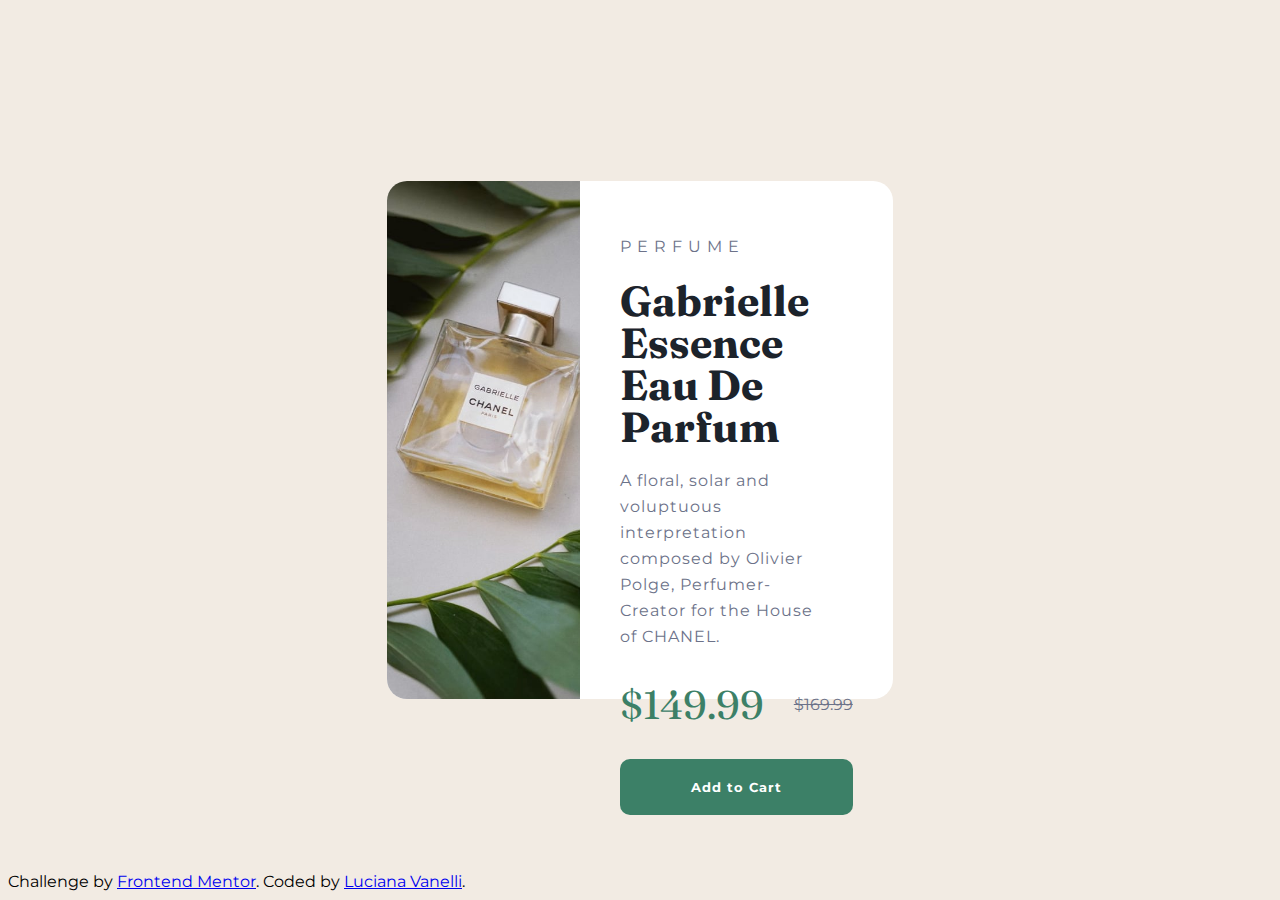
<file: Card proyect/index.html>
<!DOCTYPE html>
<html lang="en">
<head>
  <meta charset="UTF-8">
  <meta name="viewport" content="width=device-width, initial-scale=1.0"> <!-- displays site properly based on user's device -->
  <link rel="preconnect" href="https://fonts.googleapis.com">
  <link rel="preconnect" href="https://fonts.gstatic.com" crossorigin>
  <link href="https://fonts.googleapis.com/css2?family=Fraunces:opsz,wght@9..144,700&family=Montserrat:wght@500&display=swap" rel="stylesheet"> 

  <link rel="icon" type="image/png" sizes="32x32" href="./images/favicon-32x32.png">
  <link rel="stylesheet" href="style.css">
  <title>Frontend Mentor | Product preview card component</title>
</head>
<body>
  <main class="main">
    <div class="card">
      <div class="img">
        <img src="./images/image-product-desktop.jpg">
      </div>
      <div class="content-main">
        <p class="element">PERFUME</p>
        <h3 class="title">Gabrielle Essence Eau De Parfum</h3>
        <p class="description">A floral, solar and voluptuous interpretation composed by Olivier Polge, Perfumer-Creator for the House of CHANEL.</p>
        <div class="prices">
          <p class="price-1">$149.99</p>
          <p class="price-2">$169.99</p>
        </div>
        <button class="button"><i class="fa-solid fa-cart-shopping"></i>Add to Cart</button>
      </div>
    </div>
  </main>
  <div class="attribution">
    Challenge by <a href="https://www.frontendmentor.io?ref=challenge" target="_blank">Frontend Mentor</a>. 
    Coded by <a href="#">Luciana Vanelli</a>.
  </div>
</body>
</html>
</file>
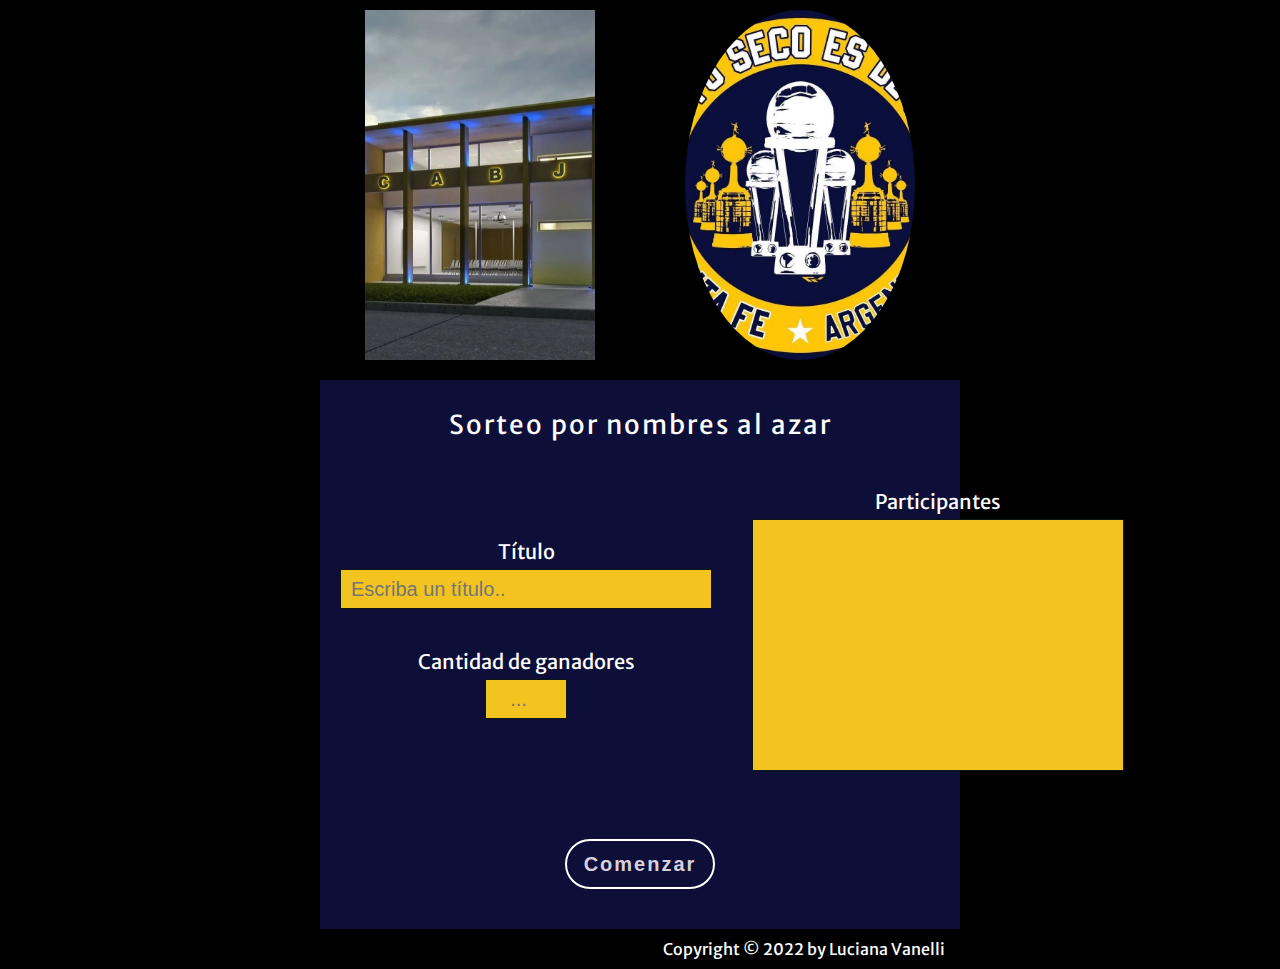
<file: sorteoBoca/index.html>
<!DOCTYPE html>
<html lang="en">
<head>
    <meta charset="UTF-8">
    <meta http-equiv="X-UA-Compatible" content="IE=edge">
    <meta name="viewport" content="width=device-width, initial-scale=1.0">
    <link rel="preconnect" href="https://fonts.googleapis.com">
    <link rel="preconnect" href="https://fonts.gstatic.com" crossorigin>
    <link href="https://fonts.googleapis.com/css2?family=Merriweather+Sans:ital,wght@1,500&display=swap" rel="stylesheet">
    <link rel="stylesheet" href="style.css">
    <title>Sorteo por lista</title>
</head>
<body>
    <section class="winners-section"></section>
    <!-- <nav class="navbar">
        <img src="logoPeña.jpeg" alt="logo" class="logo">
        <p>Peña Arroyo Seco es de Boca</p>
    </nav> -->
    <main class="main">
        <section class="first-section" id="first-section">
            <div class="container">
                <!-- <img src="https://pbs.twimg.com/media/B27H0dmCIAEfkxp?format=jpg&name=4096x4096" class="img-boca"> -->
                <img src="peña.jpeg" class="img-boca">
                <img src="logoPeña.jpeg" class="img-boca logo">
            </div>
            <form class="form">
                <p class="title">Sorteo por nombres al azar</p>
                <div class="form-sections">
                    <div class="form-section first">
                        <label for="title-input">Título</label>
                        <div class="form-title">
                            <input type="text" name="form-title" class="title-input" placeholder="Escriba un título.." id="title-input" required>
                        </div>
                    </div>
                    <div class="form-section">
                        <label for="winners-input">Cantidad de ganadores</label>
                        <div class="winners">
                            <input type="number" name="winners-input" class="winners-input" placeholder="..." required>
                        </div>
                    </div>
                    <div class="form-section">
                        <label for="participants-input">Participantes</label>
                        <div class="form-participants">
                            <textarea type="text" name="form-participants" class="participants-input"></textarea>
                        </div>
                    </div>
                </div>
                <button class="form-button">Comenzar</button>
            </form>
        </section>
        <p class="luchi">Copyright © 2022 by Luciana Vanelli</p>
    </main>
    <script src="index.js"></script>
</body>
</html>
</file>
<file: Card proyect/style.css>
body {
    font-family: 'Montserrat', sans-serif;
    box-sizing: border-box;
    background-color: hsl(30, 38%, 92%);
}

.main {
    display: flex;
    height: 96vh;
}

.card {
    width: 40%;
    height: 60%;
    margin: auto;
    display: flex;
    border-radius: 20px;
    background-color: hsl(0, 0%, 100%);
    justify-content: center;
}

.img img {
    width: 100%;
    height: 100%;
    object-fit: cover;
    border-radius: 20px 0 0 20px;
    flex-basis: 50%;
}

.content-main {
    padding: 40px;
    flex-basis: 50%;
}

.element {
    letter-spacing: 6px;
    color: hsl(228, 12%, 48%);
    margin-bottom: 24px;
}

.title {
    font-size: 42px;
    font-family: 'Fraunces', serif;
    width: 80%;
    margin: 0;
    line-height: 42px;
    color: hsl(212, 21%, 14%);
}

.description {
    color: hsl(228, 12%, 48%);
    margin: 20px 0;
    font-size: 16px;
    line-height: 26px;
    width: 90%;
    letter-spacing: 1px;
}

.prices {
    display: flex;
    width: 80%;
    align-items: center;
}

.price-1 {
    color: hsl(158, 36%, 37%);
    font-family: 'Fraunces', serif;
    font-size: 40px;
    margin: 10px 0;
}

.price-2 {
    margin-left: 30px;
    text-decoration: line-through;
    color: hsl(228, 12%, 48%);
}

.button {
    background-color: hsl(158, 36%, 37%);
    color: hsl(0, 0%, 100%);
    font-family: 'Montserrat', sans-serif;
    width: 100%;
    height: 56px;
    border-radius: 10px;
    margin-top: 20px;
    font-weight: 700;
    letter-spacing: 1px;
    border: none;
}

.button i {
    color: hsl(0, 0%, 100%);
}
</file>
<file: sorteoBoca/style.css>
* {
    margin: 0;
    scroll-behavior: smooth;
}

body {
    font-family: 'Merriweather Sans', sans-serif;
    margin: 0;
    box-sizing: border-box;
    background-color: black;
}

.navbar {
    height: 160px;
    display: flex;
    justify-content: center;
    align-items: center;
    background-color: black;
    margin-top: 10px;
}

.logo {
    border-radius: 50%;
}

/* .navbar p {
    font-size: 34px;
    font-weight: 700;
    letter-spacing: 3px;
    background: #121FCF;
    background: linear-gradient(to right, #121FCF 10%, #FFFF00 50%, #121FCF 90%);
    -webkit-background-clip: text;
    -webkit-text-fill-color: transparent;
} */

.container {
    display: flex;
    justify-content: space-around;
}

.img-boca {
    /* height: 250px; */
    height: 350px;
    width: 36%;
    object-fit: cover;
    margin-top: 10px;
}

.first-section {
    background-color: black;
    width: 50%;
    margin: auto;
}

.form {
    background-color: #0e0f38;
    width: 100%;
    text-align: center;
    margin: auto;
}

.title {
    font-size: 26px;
    margin: 20px auto;
    color: white;
    padding: 28px;
    letter-spacing: 2px;
}

.form-sections {
    display: flex;
    flex-direction: column;
    flex-wrap: wrap;
    align-items: center;
    height: 250px;
}

.form-section {
    padding: 0 20px;
}

.first {
    margin-top: 50px;
    margin-bottom: 10px;
}

.title-input, .participants-input, .winners-input {
    width: 350px;
    margin: 5px 0;
    background-color: #f3c41f;
    font-size: 20px;
    padding: 5px 10px;
    border: 1px solid #0C1713;
}

.title-input {
    height: 28px;  
    margin-bottom: 30px;
}

.participants-input {
    height: 240px;
    resize: none;
}

.winners-input {
    height: 28px; 
    width: 60px;
    text-align: center;
}

.title-input:focus, .participants-input:focus, .winners-input:focus {
    background-color: white;
}

.form-section label {
    font-size: 20px;
    color: white;
}

.form-button {
    border: none;
    width: 150px;
    height: 50px;
    border-radius: 40px;
    font-size: 20px;
    border: 2.5px solid #FFF;
    background: transparent;
    color: #D9D0DE;
    margin-top: 100px;
    margin-bottom: 40px;
    letter-spacing: 2px;
    font-weight: 700;
}

.form-button:hover {
    animation-name: button-color1;
    animation-duration: 1s;
    animation-fill-mode: both;
}

@keyframes button-color1 {
    100% {
        background-color: #f3c41f;
        color: #0C1713;
    }
}

.winners-section {
    background-color: rgba(0, 0, 0, 0.6);
    height: 100%;
    width: 100%;
    position: absolute;
    top: 0;
    left: 0;
    display: none;
    opacity: 0;
    z-index: 1;
}

.winners-name {
    background-color: #FFF;
    text-align: center;
    padding: 30px 100px;
}

.p1, .p2 {
    color: #000;
    padding: 30px 0;
    line-height: 40px;
    font-size: 22px;
    margin: 10px 0;
}

.p2 {
    font-size: 30px;
    padding: 20px 30px;
    background-color: #0e0f38;
    color: #f3c41f;
    letter-spacing: 2px;
    margin: 40px 0;
    line-height: 50px;
}

@keyframes aparecer {
    0% {
        display: none;
        opacity: 0;
    }
    100% {
        display: flex;
        opacity: 1;
        justify-content: center;
        align-items: center;
    }
}

.counter {
    font-size: 32px;
    font-weight: 700;
    background-color: #0e0f38;
    color: #f3c41f;
    border-radius: 50%;
    padding: 10px 20px;
    display: inline-block;
    margin-bottom: 30px;
}

.counter-end {
    visibility: hidden;
}

.luchi {
    color: #FFF;
    width: 50%;
    text-align: end;
    margin: auto;
    padding: 10px;
    padding-right: 40px;
}
</file>
